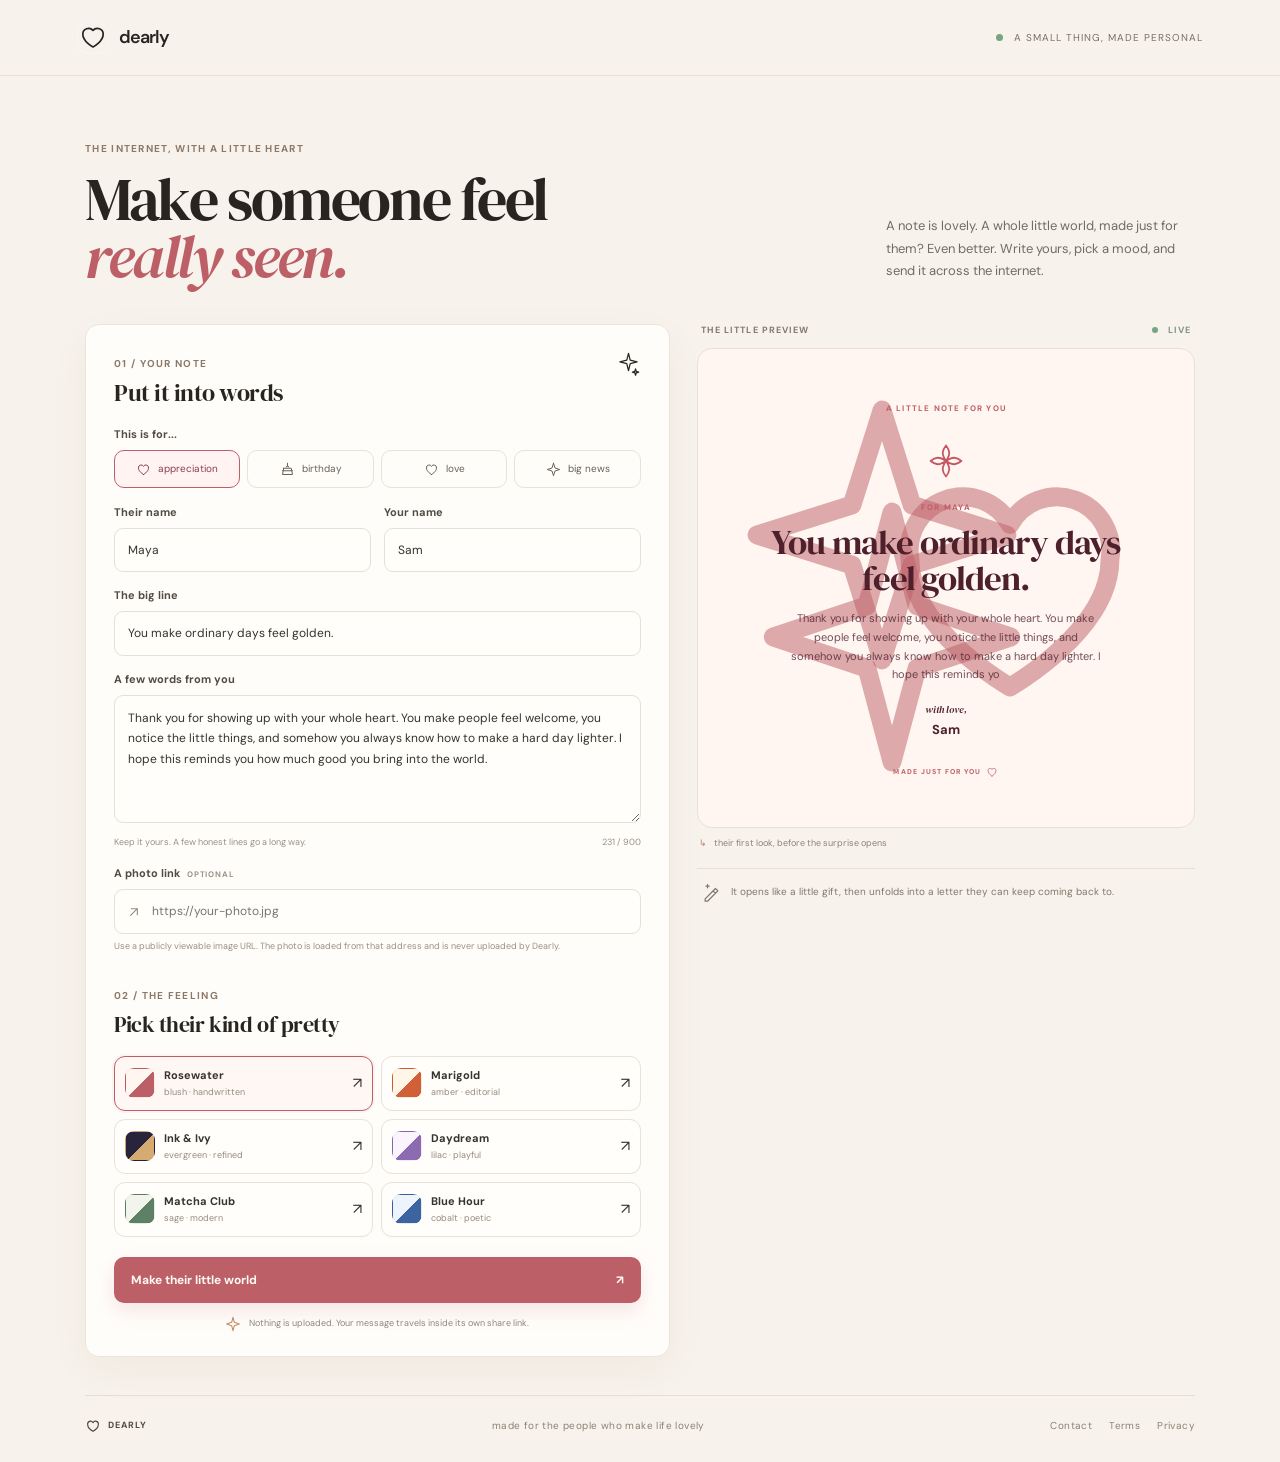
<file: index.html>
<!doctype html>
<html lang="en">
<head>
    <script async src="https://www.googletagmanager.com/gtag/js?id=G-65N9Z2HTPT"></script>
<script>
  window.dataLayer = window.dataLayer || [];
  function gtag(){dataLayer.push(arguments);}
  gtag('js', new Date());

  gtag('config', 'G-65N9Z2HTPT');
</script>
<meta charset="utf-8"><meta name="viewport" content="width=device-width, initial-scale=1">
<meta name="description" content="Make a small, personal corner of the internet for someone who matters."><meta name="theme-color" content="#f7f2eb">
<title>Dearly make it mean something</title><link rel="icon" type="image/svg+xml" href="favicon.svg"><link rel="stylesheet" href="styles.css"><link rel="stylesheet" href="v2.css">
</head>
<body class="builder-page">
<header class="topbar"><a class="brand" href="index.html" aria-label="Dearly home"><span class="brand-mark" aria-hidden="true"><svg viewBox="0 0 32 32"><path d="M16 25S5.8 19.5 5.8 12.2a5.8 5.8 0 0 1 10.2-3.8 5.8 5.8 0 0 1 10.2 3.8C26.2 19.5 16 25 16 25Z"/></svg></span><span>dearly</span></a><div class="topbar-note"><span class="live-dot"></span> a small thing, made personal</div></header>
<main class="builder-shell">
<section class="intro-row"><div><p class="eyebrow">THE INTERNET, WITH A LITTLE HEART</p><h1>Make someone feel<br><em>really seen.</em></h1></div><p class="intro-copy">A note is lovely. A whole little world, made just for them? Even better. Write yours, pick a mood, and send it across the internet.</p></section>
<div class="builder-grid">
<form class="editor-card" id="card-form"><div class="editor-heading"><div><span class="step-label">01 / YOUR NOTE</span><h2>Put it into words</h2></div><span class="icon-inline" aria-hidden="true"><svg viewBox="0 0 32 32"><path d="m16 3 2.2 8.8L27 14l-8.8 2.2L16 25l-2.2-8.8L5 14l8.8-2.2L16 3Z"/><path d="m25 23 .9 3.1L29 27l-3.1.9L25 31l-.9-3.1L21 27l3.1-.9L25 23Z"/></svg></span></div>
<label class="field-label" for="occasion">This is for...</label><div class="occasion-picker" role="group" aria-label="Choose an occasion">
<button type="button" class="occasion-option active" data-occasion="appreciation"><svg viewBox="0 0 24 24" aria-hidden="true"><path d="M12 20S4 15.5 4 9.8A4.3 4.3 0 0 1 12 7a4.3 4.3 0 0 1 8 2.8C20 15.5 12 20 12 20Z"/></svg> appreciation</button>
<button type="button" class="occasion-option" data-occasion="birthday"><svg viewBox="0 0 24 24" aria-hidden="true"><path d="M12 2v4m-8 8h16M6 10h12l2 10H4l2-10Zm6-4a2 2 0 0 0-2 2m2-2a2 2 0 0 1 2 2"/></svg> birthday</button>
<button type="button" class="occasion-option" data-occasion="love"><svg viewBox="0 0 24 24" aria-hidden="true"><path d="M12 20S4 15.5 4 9.8A4.3 4.3 0 0 1 12 7a4.3 4.3 0 0 1 8 2.8C20 15.5 12 20 12 20Z"/></svg> love</button>
<button type="button" class="occasion-option" data-occasion="congratulations"><svg viewBox="0 0 24 24" aria-hidden="true"><path d="m12 2 2.4 7.6L22 12l-7.6 2.4L12 22l-2.4-7.6L2 12l7.6-2.4L12 2Z"/></svg> big news</button></div><input type="hidden" id="occasion" value="appreciation">
<div class="field-pair"><div class="field-wrap"><label class="field-label" for="recipient">Their name</label><input id="recipient" maxlength="48" value="Maya" autocomplete="off" required></div><div class="field-wrap"><label class="field-label" for="sender">Your name</label><input id="sender" maxlength="48" value="Sam" autocomplete="off" required></div></div>
<label class="field-label" for="headline">The big line</label><input id="headline" maxlength="90" value="You make ordinary days feel golden." required>
<label class="field-label" for="message">A few words from you</label><textarea id="message" rows="5" maxlength="900" required>Thank you for showing up with your whole heart. You make people feel welcome, you notice the little things, and somehow you always know how to make a hard day lighter. I hope this reminds you how much good you bring into the world.</textarea><div class="field-foot"><span>Keep it yours. A few honest lines go a long way.</span><span id="char-count">0 / 900</span></div>
<label class="field-label" for="photo">A photo link <span class="optional">OPTIONAL</span></label><div class="input-with-icon"><svg viewBox="0 0 24 24" aria-hidden="true"><path d="M7 17 17 7M8 7h9v9"/></svg><input id="photo" type="url" placeholder="https://your-photo.jpg" autocomplete="url"></div><p class="field-hint">Use a publicly viewable image URL. The photo is loaded from that address and is never uploaded by Dearly.</p>
<div class="editor-heading theme-heading"><div><span class="step-label">02 / THE FEELING</span><h2>Pick their kind of pretty</h2></div></div><div class="theme-picker" role="group" aria-label="Choose a visual theme">
<button type="button" class="theme-option active" data-theme="rose"><span class="theme-swatch swatch-rose"></span><span><b>Rosewater</b><small>blush · handwritten</small></span><i>↗</i></button><button type="button" class="theme-option" data-theme="sunset"><span class="theme-swatch swatch-sunset"></span><span><b>Marigold</b><small>amber · editorial</small></span><i>↗</i></button><button type="button" class="theme-option" data-theme="midnight"><span class="theme-swatch swatch-midnight"></span><span><b>Ink &amp; Ivy</b><small>evergreen · refined</small></span><i>↗</i></button><button type="button" class="theme-option" data-theme="pastel"><span class="theme-swatch swatch-pastel"></span><span><b>Daydream</b><small>lilac · playful</small></span><i>↗</i></button><button type="button" class="theme-option" data-theme="matcha"><span class="theme-swatch swatch-matcha"></span><span><b>Matcha Club</b><small>sage · modern</small></span><i>↗</i></button><button type="button" class="theme-option" data-theme="blue"><span class="theme-swatch swatch-blue"></span><span><b>Blue Hour</b><small>cobalt · poetic</small></span><i>↗</i></button></div>
<button class="create-button" type="submit"><span>Make their little world</span><b aria-hidden="true">↗</b></button><p class="privacy-note"><svg viewBox="0 0 24 24" aria-hidden="true"><path d="M12 2 14 9.5 21.5 12 14 14.5 12 22l-2-7.5L2.5 12 10 9.5 12 2Z"/></svg> Nothing is uploaded. Your message travels inside its own share link.</p>
<div class="share-result" id="share-result" hidden aria-live="polite"><div class="share-result-copy"><span class="step-label">YOUR LINK IS READY</span><strong>Made with love. Sent with a link.</strong></div><div class="share-link-row"><input id="share-link" readonly aria-label="Generated share link"><button id="copy-link" type="button">Copy link</button></div><a id="open-link" class="open-link" href="view.html">Preview the whole thing ↗</a></div></form>
<aside class="preview-column"><div class="preview-topline"><span>THE LITTLE PREVIEW</span><span class="preview-live"><i></i> LIVE</span></div><div class="preview-frame" id="preview" data-theme="rose"><div class="preview-deco deco-one" aria-hidden="true"><svg viewBox="0 0 24 24"><path d="m12 2 2.4 7.6L22 12l-7.6 2.4L12 22l-2.4-7.6L2 12l7.6-2.4L12 2Z"/></svg></div><div class="preview-deco deco-two" aria-hidden="true"><svg viewBox="0 0 24 24"><path d="M12 20S4 15.5 4 9.8A4.3 4.3 0 0 1 12 7a4.3 4.3 0 0 1 8 2.8C20 15.5 12 20 12 20Z"/></svg></div><div class="preview-deco deco-three" aria-hidden="true"><svg viewBox="0 0 24 24"><path d="m12 2 2 7.5 7.5 2.5-7.5 2.5L12 22l-2-7.5L2.5 12 10 9.5 12 2Z"/></svg></div><div class="preview-content"><span class="preview-kicker" id="preview-kicker">A LITTLE NOTE FOR YOU</span><span class="preview-flower" id="preview-flower" aria-hidden="true"><svg viewBox="0 0 32 32"><path d="M16 3c3.3 4.1 4 7.2 0 13-4-5.8-3.3-8.9 0-13Zm0 26c-3.3-4.1-4-7.2 0-13 4 5.8 3.3 8.9 0 13ZM3 16c4.1-3.3 7.2-4 13 0-5.8 4-8.9 3.3-13 0Zm26 0c-4.1 3.3-7.2 4-13 0 5.8-4 8.9-3.3 13 0Z"/></svg></span><p class="preview-for">FOR <span id="preview-recipient">MAYA</span></p><h2 id="preview-headline">You make ordinary days feel golden.</h2><p class="preview-message" id="preview-message">Thank you for showing up with your whole heart. You make people feel welcome, you notice the little things, and somehow you always know how to make a hard day lighter.</p><div class="preview-signoff"><span>with love,</span><b id="preview-sender">Sam</b></div><span class="preview-stamp">MADE JUST FOR YOU <svg viewBox="0 0 24 24" aria-hidden="true"><path d="M12 20S4 15.5 4 9.8A4.3 4.3 0 0 1 12 7a4.3 4.3 0 0 1 8 2.8C20 15.5 12 20 12 20Z"/></svg></span></div><div class="preview-photo" id="preview-photo" hidden><span class="photo-skeleton" aria-hidden="true"></span><img id="preview-photo-image" alt="Your selected photo preview"></div></div><div class="preview-caption"><span aria-hidden="true">↳</span> their first look, before the surprise opens</div><div class="mini-note"><svg viewBox="0 0 24 24" aria-hidden="true"><path d="M4 20 17 7l3 3L7 23H4v-3ZM14 10l3 3M5 4h4m-2-2v4"/></svg><p>It opens like a little gift, then unfolds into a letter they can keep coming back to.</p></div></aside>
</div>
<footer class="page-footer"><a class="page-footer-brand" href="index.html"><svg viewBox="0 0 24 24" aria-hidden="true"><path d="M12 20S4 15.5 4 9.8A4.3 4.3 0 0 1 12 7a4.3 4.3 0 0 1 8 2.8C20 15.5 12 20 12 20Z"/></svg> DEARLY</a><span>made for the people who make life lovely</span><nav aria-label="Footer"><a href="mailto:inksdrop001@gmail.com">Contact</a><a href="terms.html">Terms</a><a href="privacy.html">Privacy</a></nav></footer>
</main><div class="notice-host" id="notice-host" aria-live="polite" aria-atomic="true"></div><script src="ui.js" defer></script><script src="builder.js" defer></script>
</body></html>
</file>
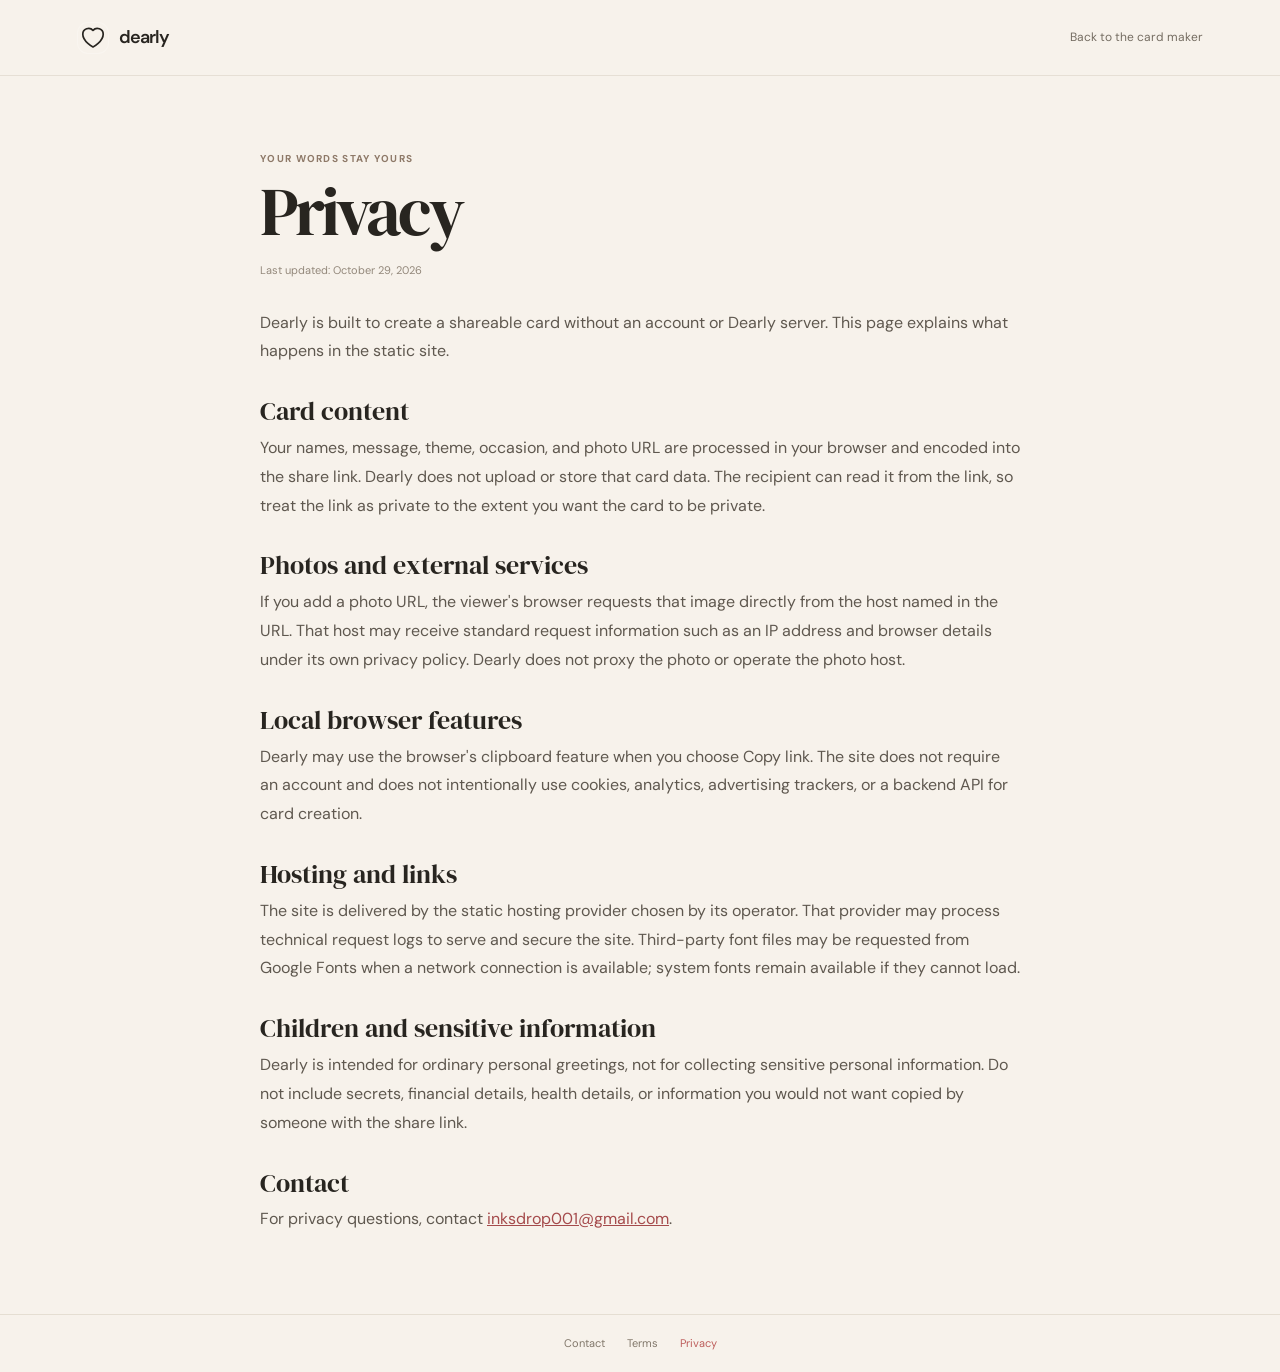
<file: privacy.html>
<!doctype html>
<html lang="en">
  <head>
    <script async src="https://www.googletagmanager.com/gtag/js?id=G-65N9Z2HTPT"></script>
<script>
  window.dataLayer = window.dataLayer || [];
  function gtag(){dataLayer.push(arguments);}
  gtag('js', new Date());

  gtag('config', 'G-65N9Z2HTPT');
</script>
    <meta charset="utf-8" />
    <meta name="viewport" content="width=device-width, initial-scale=1" />
    <meta
      name="description"
      content="Privacy information for Dearly, a static card-gifting site."
    />
    <meta name="theme-color" content="#f7f2eb" />
    <title>Privacy | Dearly</title>
    <link rel="icon" type="image/svg+xml" href="favicon.svg" />
    <link rel="stylesheet" href="styles.css" />
    <link rel="stylesheet" href="v2.css" />
    <link rel="stylesheet" href="legal.css" />
  </head>
  <body class="legal-page">
    <header class="topbar">
      <a class="brand" href="index.html"
        ><span class="brand-mark"
          ><svg viewBox="0 0 32 32">
            <path
              d="M16 25S5.8 19.5 5.8 12.2a5.8 5.8 0 0 1 10.2-3.8 5.8 5.8 0 0 1 10.2 3.8C26.2 19.5 16 25 16 25Z"
            /></svg></span
        ><span>dearly</span></a
      ><a class="back-link" href="index.html">Back to the card maker</a>
    </header>
    <main class="legal-shell">
      <p class="eyebrow">YOUR WORDS STAY YOURS</p>
      <h1>Privacy</h1>
      <p class="legal-updated">Last updated: October 29, 2026</p>
      <p>
        Dearly is built to create a shareable card without an account or Dearly
        server. This page explains what happens in the static site.
      </p>
      <h2>Card content</h2>
      <p>
        Your names, message, theme, occasion, and photo URL are processed in
        your browser and encoded into the share link. Dearly does not upload or
        store that card data. The recipient can read it from the link, so treat
        the link as private to the extent you want the card to be private.
      </p>
      <h2>Photos and external services</h2>
      <p>
        If you add a photo URL, the viewer's browser requests that image
        directly from the host named in the URL. That host may receive standard
        request information such as an IP address and browser details under its
        own privacy policy. Dearly does not proxy the photo or operate the photo
        host.
      </p>
      <h2>Local browser features</h2>
      <p>
        Dearly may use the browser's clipboard feature when you choose Copy
        link. The site does not require an account and does not intentionally
        use cookies, analytics, advertising trackers, or a backend API for card
        creation.
      </p>
      <h2>Hosting and links</h2>
      <p>
        The site is delivered by the static hosting provider chosen by its
        operator. That provider may process technical request logs to serve and
        secure the site. Third-party font files may be requested from Google
        Fonts when a network connection is available; system fonts remain
        available if they cannot load.
      </p>
      <h2>Children and sensitive information</h2>
      <p>
        Dearly is intended for ordinary personal greetings, not for collecting
        sensitive personal information. Do not include secrets, financial
        details, health details, or information you would not want copied by
        someone with the share link.
      </p>
      <h2>Contact</h2>
      <p>
        For privacy questions, contact
        <a href="mailto:inksdrop001@gmail.com">inksdrop001@gmail.com</a>.
      </p>
    </main>
    <footer class="legal-footer">
      <a href="mailto:inksdrop001@gmail.com">Contact</a
      ><a href="terms.html">Terms</a
      ><a href="privacy.html" aria-current="page">Privacy</a>
    </footer>
  </body>
</html>
</file>
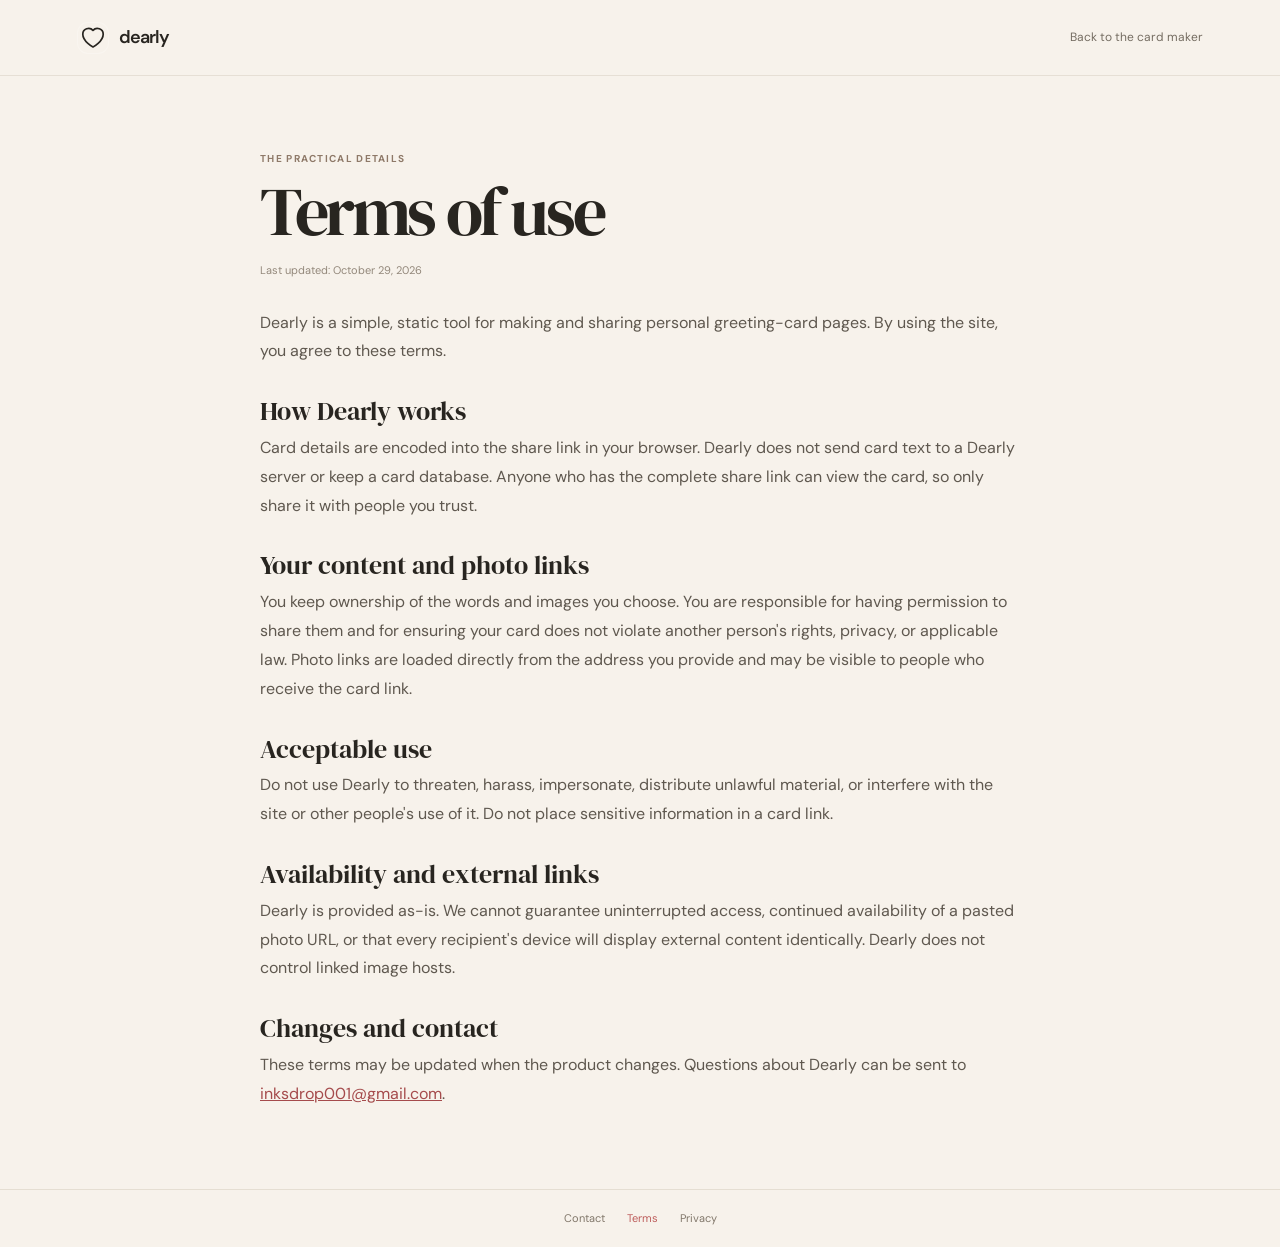
<file: terms.html>
<!doctype html>
<html lang="en">
  <head>
    <script async src="https://www.googletagmanager.com/gtag/js?id=G-65N9Z2HTPT"></script>
<script>
  window.dataLayer = window.dataLayer || [];
  function gtag(){dataLayer.push(arguments);}
  gtag('js', new Date());

  gtag('config', 'G-65N9Z2HTPT');
</script>
    <meta charset="utf-8" />
    <meta name="viewport" content="width=device-width, initial-scale=1" />
    <meta
      name="description"
      content="Terms for using Dearly, a static card-gifting site."
    />
    <meta name="theme-color" content="#f7f2eb" />
    <title>Terms | Dearly</title>
    <link rel="icon" type="image/svg+xml" href="favicon.svg" />
    <link rel="stylesheet" href="styles.css" />
    <link rel="stylesheet" href="v2.css" />
    <link rel="stylesheet" href="legal.css" />
  </head>
  <body class="legal-page">
    <header class="topbar">
      <a class="brand" href="index.html"
        ><span class="brand-mark"
          ><svg viewBox="0 0 32 32">
            <path
              d="M16 25S5.8 19.5 5.8 12.2a5.8 5.8 0 0 1 10.2-3.8 5.8 5.8 0 0 1 10.2 3.8C26.2 19.5 16 25 16 25Z"
            /></svg></span
        ><span>dearly</span></a
      ><a class="back-link" href="index.html">Back to the card maker</a>
    </header>
    <main class="legal-shell">
      <p class="eyebrow">THE PRACTICAL DETAILS</p>
      <h1>Terms of use</h1>
      <p class="legal-updated">Last updated: October 29, 2026</p>
      <p>
        Dearly is a simple, static tool for making and sharing personal
        greeting-card pages. By using the site, you agree to these terms.
      </p>
      <h2>How Dearly works</h2>
      <p>
        Card details are encoded into the share link in your browser. Dearly
        does not send card text to a Dearly server or keep a card database.
        Anyone who has the complete share link can view the card, so only share
        it with people you trust.
      </p>
      <h2>Your content and photo links</h2>
      <p>
        You keep ownership of the words and images you choose. You are
        responsible for having permission to share them and for ensuring your
        card does not violate another person's rights, privacy, or applicable
        law. Photo links are loaded directly from the address you provide and
        may be visible to people who receive the card link.
      </p>
      <h2>Acceptable use</h2>
      <p>
        Do not use Dearly to threaten, harass, impersonate, distribute unlawful
        material, or interfere with the site or other people's use of it. Do not
        place sensitive information in a card link.
      </p>
      <h2>Availability and external links</h2>
      <p>
        Dearly is provided as-is. We cannot guarantee uninterrupted access,
        continued availability of a pasted photo URL, or that every recipient's
        device will display external content identically. Dearly does not
        control linked image hosts.
      </p>
      <h2>Changes and contact</h2>
      <p>
        These terms may be updated when the product changes. Questions about
        Dearly can be sent to
        <a href="mailto:inksdrop001@gmail.com">inksdrop001@gmail.com</a>.
      </p>
    </main>
    <footer class="legal-footer">
      <a href="mailto:inksdrop001@gmail.com">Contact</a
      ><a href="terms.html" aria-current="page">Terms</a
      ><a href="privacy.html">Privacy</a>
    </footer>
  </body>
</html>
</file>
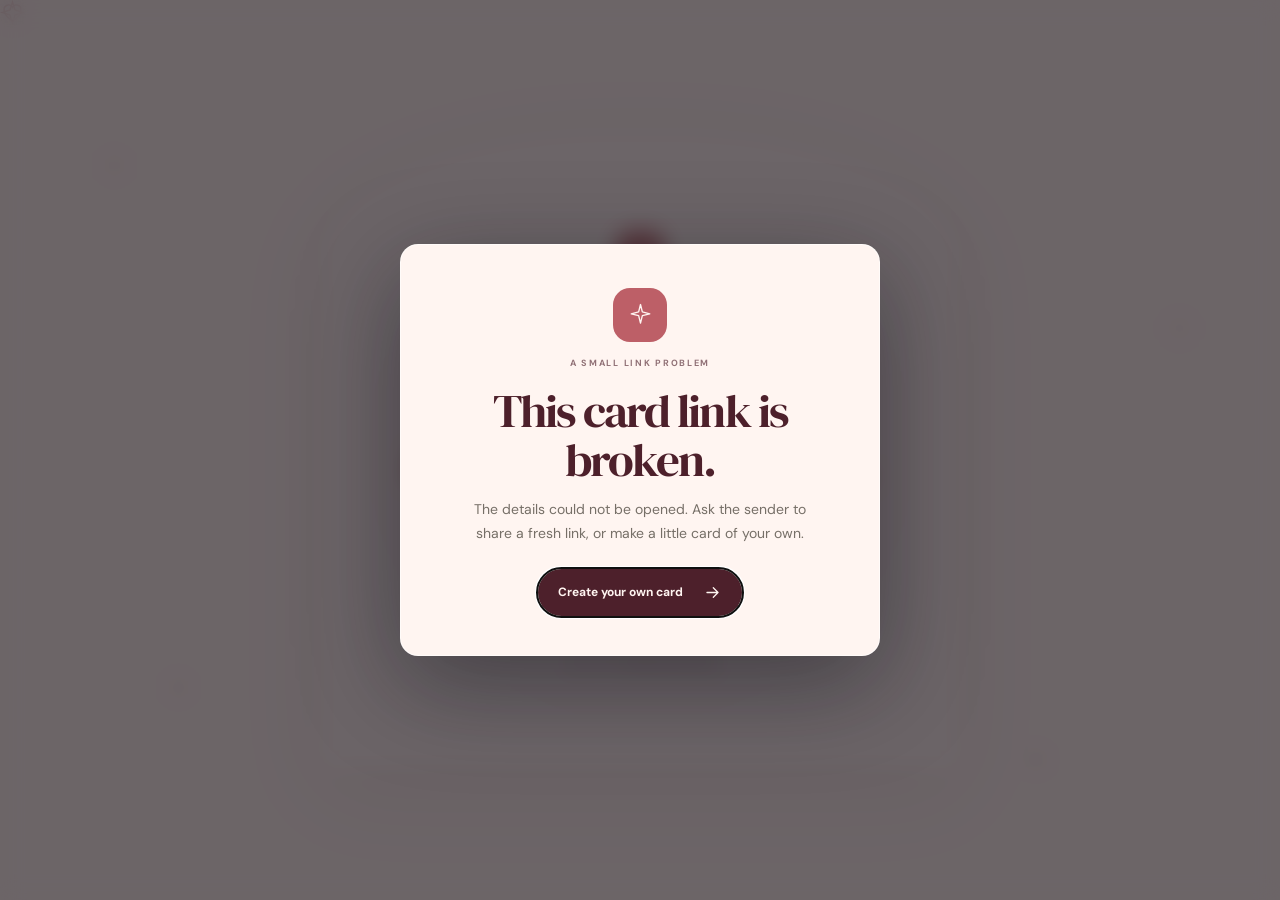
<file: view.html>
<!doctype html>
<script async src="https://www.googletagmanager.com/gtag/js?id=G-65N9Z2HTPT"></script>
<script>
  window.dataLayer = window.dataLayer || [];
  function gtag(){dataLayer.push(arguments);}
  gtag('js', new Date());

  gtag('config', 'G-65N9Z2HTPT');
</script>
<html lang="en"><head><meta charset="utf-8"><meta name="viewport" content="width=device-width, initial-scale=1"><meta name="description" content="A little world made for someone who matters. Open your personal note, made just for you."><meta name="theme-color" content="#fff5f1"><title>Dearly | a little world, just for you</title><link rel="icon" type="image/svg+xml" href="favicon.svg"><link rel="stylesheet" href="styles.css"><link rel="stylesheet" href="view.css"><link rel="stylesheet" href="v2.css"></head>
<body class="viewer-page" data-theme="rose"><div class="decode-skeleton" id="decode-skeleton" aria-label="Opening your card"><div class="decode-skeleton-card"><div class="skeleton-line short"></div><div class="skeleton-line medium"></div><div class="skeleton-line long"></div><div class="skeleton-line medium"></div><div class="skeleton-line"></div><div class="skeleton-button skeleton-line"></div></div></div><div class="float-layer" aria-hidden="true"><svg viewBox="0 0 24 24"><path d="m12 2 2.4 7.6L22 12l-7.6 2.4L12 22l-2.4-7.6L2 12l7.6-2.4L12 2Z"/></svg><svg viewBox="0 0 24 24"><path d="M12 20S4 15.5 4 9.8A4.3 4.3 0 0 1 12 7a4.3 4.3 0 0 1 8 2.8C20 15.5 12 20 12 20Z"/></svg><svg viewBox="0 0 24 24"><path d="m12 2 2 7.5 7.5 2.5-7.5 2.5L12 22l-2-7.5L2.5 12 10 9.5 12 2Z"/></svg><svg viewBox="0 0 24 24"><path d="m12 2 2.2 7.8L22 12l-7.8 2.2L12 22l-2.2-7.8L2 12l7.8-2.2L12 2Z"/></svg><svg viewBox="0 0 24 24"><path d="M12 20S4 15.5 4 9.8A4.3 4.3 0 0 1 12 7a4.3 4.3 0 0 1 8 2.8C20 15.5 12 20 12 20Z"/></svg><svg viewBox="0 0 24 24"><path d="m12 2 2.4 7.6L22 12l-7.6 2.4L12 22l-2.4-7.6L2 12l7.6-2.4L12 2Z"/></svg></div>
<main id="viewer-root"><section class="open-screen" id="open-screen"><div class="open-card"><span class="open-mark icon-inline" aria-hidden="true"><svg viewBox="0 0 32 32"><path d="m16 3 2.2 8.8L27 14l-8.8 2.2L16 25l-2.2-8.8L5 14l8.8-2.2L16 3Z"/></svg></span><p class="view-kicker" id="welcome-kicker">A LITTLE SURPRISE, MADE WITH LOVE</p><p class="open-for">FOR <span id="welcome-name">SOMEONE LOVELY</span></p><h1 id="welcome-title">A little world,<br><em>made just for you.</em></h1><p class="open-copy">Someone took a moment to make this just for you. No rush, take a breath, and open when you're ready.</p><button class="open-button" id="open-surprise">Open your surprise <svg viewBox="0 0 24 24" aria-hidden="true"><path d="M5 12h14m-6-6 6 6-6 6"/></svg></button><p class="open-signoff">a note from <b id="welcome-sender">someone who cares</b></p></div></section>
<div class="personal-site" id="personal-site" hidden><header class="view-nav"><a class="brand" href="index.html" aria-label="Dearly home"><span class="brand-mark" aria-hidden="true"><svg viewBox="0 0 32 32"><path d="M16 25S5.8 19.5 5.8 12.2a5.8 5.8 0 0 1 10.2-3.8 5.8 5.8 0 0 1 10.2 3.8C26.2 19.5 16 25 16 25Z"/></svg></span><span>dearly</span></a><span class="nav-dedication">A LITTLE WORLD, MADE JUST FOR YOU</span></header>
<section class="hero-section reveal-section" id="top"><div class="hero-orbit orbit-a"></div><div class="hero-orbit orbit-b"></div><div class="hero-copy"><p class="view-kicker" id="hero-kicker">A SMALL TRIBUTE TO SOMEONE EXTRAORDINARY</p><p class="hero-recipient">FOR <span id="hero-name">YOU</span></p><h1 id="hero-headline">You make the world a little brighter.</h1><p class="hero-desc" id="hero-desc"></p><a href="#letter" class="hero-link">A note from the heart <svg viewBox="0 0 24 24" aria-hidden="true"><path d="M12 4v16m-6-6 6 6 6-6"/></svg></a></div><div class="hero-art"><div class="art-sun"></div><div class="art-ring ring-one"></div><div class="art-ring ring-two"></div><span class="art-flower flower-one" aria-hidden="true"><svg viewBox="0 0 32 32"><path d="M16 3c3.3 4.1 4 7.2 0 13-4-5.8-3.3-8.9 0-13Zm0 26c-3.3-4.1-4-7.2 0-13 4 5.8 3.3 8.9 0 13ZM3 16c4.1-3.3 7.2-4 13 0-5.8 4-8.9 3.3-13 0Zm26 0c-4.1 3.3-7.2 4-13 0 5.8-4 8.9-3.3 13 0Z"/></svg></span><span class="art-flower flower-two" aria-hidden="true"><svg viewBox="0 0 32 32"><path d="M16 3c3.3 4.1 4 7.2 0 13-4-5.8-3.3-8.9 0-13Zm0 26c-3.3-4.1-4-7.2 0-13 4 5.8 3.3 8.9 0 13ZM3 16c4.1-3.3 7.2-4 13 0-5.8 4-8.9 3.3-13 0Zm26 0c-4.1-3.3-7.2-4-13 0 5.8 4 8.9 3.3 13 0Z"/></svg></span><span class="art-spark spark-one" aria-hidden="true"><svg viewBox="0 0 24 24"><path d="m12 2 2.4 7.6L22 12l-7.6 2.4L12 22l-2.4-7.6L2 12l7.6-2.4L12 2Z"/></svg></span><span class="art-spark spark-two" aria-hidden="true"><svg viewBox="0 0 24 24"><path d="m12 2 2.2 7.8L22 12l-7.8 2.2L12 22l-2.2-7.8L2 12l7.8-2.2L12 2Z"/></svg></span><span class="art-stamp">JUST<br>FOR YOU</span><div class="hero-photo" id="hero-photo" hidden><span class="photo-skeleton" aria-hidden="true"></span><img id="hero-photo-img" alt="A photo shared just for you"></div></div></section>
<section class="letter-section reveal-section" id="letter"><div class="section-index"><span>01</span><i></i> A FEW WORDS FROM MY HEART</div><div class="letter-layout"><div class="letter-heading"><p class="view-kicker">NO BIG SPEECH, JUST THE TRUTH</p><h2 id="letter-title">You deserve to hear this.</h2><span class="letter-heart icon-inline" aria-hidden="true"><svg viewBox="0 0 24 24"><path d="M12 20S4 15.5 4 9.8A4.3 4.3 0 0 1 12 7a4.3 4.3 0 0 1 8 2.8C20 15.5 12 20 12 20Z"/></svg></span></div><article class="letter-paper"><span class="paper-sprig icon-inline" aria-hidden="true"><svg viewBox="0 0 32 32"><path d="M16 3c3.3 4.1 4 7.2 0 13-4-5.8-3.3-8.9 0-13Zm0 26c-3.3-4.1-4-7.2 0-13 4 5.8 3.3 8.9 0 13ZM3 16c4.1-3.3 7.2-4 13 0-5.8 4-8.9 3.3-13 0Zm26 0c-4.1-3.3-7.2-4-13 0 5.8 4 8.9 3.3 13 0Z"/></svg></span><p class="letter-dear" id="letter-dear">Dear friend,</p><p class="letter-copy" id="letter-copy"></p><div class="letter-end"><span>with all my heart,</span><b id="letter-sender">Your person</b></div></article></div></section>
<section class="keepsake-section reveal-section" id="keepsake" hidden><div class="keepsake-photo"><span class="photo-skeleton" aria-hidden="true"></span><img id="keepsake-img" alt="A moment worth keeping"><span>ONE FOR THE KEEPS</span></div><div class="keepsake-copy"><p class="view-kicker">LITTLE PIECES OF OUR STORY</p><h2>Some things are too lovely to leave unsaid.</h2><p id="keepsake-note"></p><span class="keepsake-flourish icon-inline" aria-hidden="true"><svg viewBox="0 0 52 24"><path d="m12 2 2.2 7.8L22 12l-7.8 2.2L12 22l-2.2-7.8L2 12l7.8-2.2L12 2Zm28 0 2.2 7.8L50 12l-7.8 2.2L40 22l-2.2-7.8L30 12l7.8-2.2L40 2Z"/><path d="M24 12h4"/></svg></span></div></section>
<section class="final-section reveal-section" id="last-note"><div class="final-card"><span class="final-star icon-inline" aria-hidden="true"><svg viewBox="0 0 32 32"><path d="m16 3 2.2 8.8L27 14l-8.8 2.2L16 25l-2.2-8.8L5 14l8.8-2.2L16 3Z"/></svg></span><p class="view-kicker">BEFORE YOU GO...</p><h2 id="final-title">One last thing, <span>friend</span>.</h2><p id="final-copy"></p><button class="last-message-button" id="last-message-button">Open one last message <svg viewBox="0 0 24 24" aria-hidden="true"><path d="M5 12h14m-6-6 6 6-6 6"/></svg></button><p class="last-message" id="last-message" hidden></p><div class="final-signature"><span>made especially for you,</span><b id="final-sender">with love</b></div></div></section>
<footer class="view-footer"><span class="view-footer-brand"><svg viewBox="0 0 24 24" aria-hidden="true"><path d="M12 20S4 15.5 4 9.8A4.3 4.3 0 0 1 12 7a4.3 4.3 0 0 1 8 2.8C20 15.5 12 20 12 20Z"/></svg> DEARLY, MADE WITH LOVE</span><a href="index.html">Create one for someone you love <span aria-hidden="true">↗</span></a><nav aria-label="Footer"><a href="mailto:inksdrop001@gmail.com">Contact</a><a href="terms.html">Terms</a><a href="privacy.html">Privacy</a></nav></footer></div></main>
<div class="modal-backdrop" id="broken-modal" hidden role="presentation"><section class="notice-modal" role="alertdialog" aria-modal="true" aria-labelledby="broken-title" aria-describedby="broken-copy"><span class="modal-mark icon-inline" aria-hidden="true"><svg viewBox="0 0 32 32"><path d="m16 3 2.2 8.8L27 14l-8.8 2.2L16 25l-2.2-8.8L5 14l8.8-2.2L16 3Z"/></svg></span><p class="view-kicker">A SMALL LINK PROBLEM</p><h1 id="broken-title">This card link is broken.</h1><p id="broken-copy">The details could not be opened. Ask the sender to share a fresh link, or make a little card of your own.</p><a class="open-button" href="index.html">Create your own card <svg viewBox="0 0 24 24" aria-hidden="true"><path d="M5 12h14m-6-6 6 6-6 6"/></svg></a></section></div><div class="notice-host" id="notice-host" aria-live="polite" aria-atomic="true"></div><script src="ui.js" defer></script><script src="viewer.js" defer></script></body></html>
</file>
<file: styles.css>
@import url('https://fonts.googleapis.com/css2?family=DM+Sans:wght@400;500;600;700&family=DM+Serif+Display&family=Fraunces:opsz,wght@9..144,500;9..144,600&family=Manrope:wght@400;500;600;700&family=Playfair+Display:wght@500;600;700&family=Space+Grotesk:wght@400;500;600;700&display=swap');
:root{--ink:#282520;--muted:#827b70;--paper:#f7f4ee;--line:#e5e0d6;--accent:#bd5f67;--serif:'DM Serif Display',Georgia,serif;--sans:'DM Sans',Arial,sans-serif;--rose-ink:#4d202b;--rose-bg:#fff5f1;--rose-accent:#bd5f67;--rose-deep:#8d3548;--sun-ink:#4e291a;--sun-bg:#fff6e8;--sun-accent:#d26037;--sun-deep:#954629;--night-ink:#f7efe1;--night-bg:#27243b;--night-accent:#d6ab71;--night-deep:#a986cf;--pastel-ink:#42334c;--pastel-bg:#faf4ff;--pastel-accent:#8c6bb0;--pastel-deep:#578c86;--matcha-ink:#263b32;--matcha-bg:#f1f5eb;--matcha-accent:#5e8064;--matcha-deep:#b28a51;--blue-ink:#192d50;--blue-bg:#eef4fb;--blue-accent:#3c64a0;--blue-deep:#b96a6d}
*{box-sizing:border-box}html{scroll-behavior:smooth}body{margin:0;background:var(--paper);color:var(--ink);font:15px/1.55 var(--sans)}button,input,textarea{font:inherit}button{cursor:pointer}a{color:inherit}.brand{display:flex;align-items:center;gap:10px;text-decoration:none;color:var(--ink);font-weight:600;letter-spacing:-.04em;font-size:18px}.brand img{display:block;flex:none}.topbar{height:76px;border-bottom:1px solid var(--line);padding:0 clamp(22px,6vw,96px);display:flex;align-items:center;justify-content:space-between}.topbar-note{font-size:10px;color:#777066;letter-spacing:.1em;text-transform:uppercase}.live-dot,.preview-live i{width:7px;height:7px;display:inline-block;border-radius:50%;background:#77a582;margin-right:7px}.builder-shell{width:min(1110px,calc(100% - 44px));margin:auto}.intro-row{display:flex;align-items:end;justify-content:space-between;padding:48px 0 37px;gap:36px}.eyebrow,.step-label{font-size:10px;letter-spacing:.13em;color:#8e7968;font-weight:700}.intro-row h1{font:clamp(39px,5vw,60px)/.98 var(--serif);letter-spacing:-.04em;margin:13px 0 0}.intro-row h1 em{color:#bd5f67;font-weight:400}.intro-copy{max-width:305px;color:#716c64;font-size:13px;margin:0 4px 4px 0}.builder-grid{display:grid;grid-template-columns:minmax(0,1.08fr) minmax(320px,.92fr);gap:27px;align-items:start}.editor-card{background:#fffdfa;border:1px solid #ebe6dc;border-radius:18px;padding:26px 28px 24px;box-shadow:0 12px 40px #42332108}.editor-heading{display:flex;justify-content:space-between;align-items:start;margin-bottom:22px}.editor-heading h2{font:24px/1.12 var(--serif);letter-spacing:-.02em;margin:6px 0 0}.icon-badge{color:#bd896a;width:31px}.icon-badge svg,.occasion-option svg,.arrow,.input-with-icon svg,.create-button svg,.privacy-note svg,.preview-deco svg,.preview-flower svg,.preview-stamp svg,.mini-note-icon svg{width:22px;height:22px;fill:none;stroke:currentColor;stroke-width:1.6;stroke-linecap:round;stroke-linejoin:round}.field-label{display:block;font-size:11px;font-weight:700;color:#514b43;margin:16px 0 7px}.occasion-picker{display:grid;grid-template-columns:repeat(4,1fr);gap:7px}.occasion-option{border:1px solid #e8e2d8;background:#fffdfa;border-radius:10px;padding:10px 5px;display:flex;gap:7px;align-items:center;justify-content:center;color:#686157;font-size:10px;transition:.2s}.occasion-option svg{width:15px;height:15px}.occasion-option.active,.occasion-option:hover{border-color:#bd5f67;background:#fff4f1;color:#8e3e4c}.field-pair{display:grid;grid-template-columns:1fr 1fr;gap:13px}.field-wrap .field-label{margin-top:16px}input,textarea{width:100%;border:1px solid #e6e0d7;background:#fffefa;border-radius:9px;padding:12px 13px;color:#37332e;outline:none;transition:border .2s,box-shadow .2s;font-size:12px}input:focus,textarea:focus{border-color:#bd7a77;box-shadow:0 0 0 3px #bd5f6716}textarea{resize:vertical;min-height:125px;line-height:1.7}.field-foot{display:flex;justify-content:space-between;gap:10px;color:#989084;font-size:9px;margin-top:6px}.optional{font-size:8px;color:#9c9184;letter-spacing:.1em;margin-left:4px}.input-with-icon{position:relative}.input-with-icon svg{position:absolute;left:12px;top:11px;width:17px;height:17px;color:#91887c}.input-with-icon input{padding-left:37px}.field-hint{font-size:9px;color:#999084;margin:6px 0 0}.theme-heading{margin:29px 0 13px}.theme-heading h2{font-size:22px}.theme-picker{display:grid;grid-template-columns:1fr 1fr;gap:8px}.theme-option{display:flex;align-items:center;gap:9px;text-align:left;padding:10px;border:1px solid #e8e2d8;border-radius:11px;background:#fffefa;color:#37332e;transition:transform .2s,border .2s,background .2s}.theme-option:hover{transform:translateY(-1px)}.theme-option.active{border-color:#bd5f67;background:#fff7f3;box-shadow:0 0 0 2px #bd5f6710}.theme-option span:nth-child(2){display:grid;gap:2px;flex:1}.theme-option b{font-size:11px;font-weight:700}.theme-option small{font-size:9px;color:#958b7e}.theme-swatch{width:30px;height:30px;border-radius:9px;flex:none;border:1px solid #0000000b}.swatch-rose{background:linear-gradient(135deg,#fff5f1 0 52%,#bd5f67 52%)}.swatch-sunset{background:linear-gradient(135deg,#fff6e8 0 52%,#d26037 52%)}.swatch-midnight{background:linear-gradient(135deg,#27243b 0 52%,#d6ab71 52%)}.swatch-pastel{background:linear-gradient(135deg,#faf4ff 0 52%,#8c6bb0 52%)}.swatch-matcha{background:linear-gradient(135deg,#f1f5eb 0 52%,#5e8064 52%)}.swatch-blue{background:linear-gradient(135deg,#eef4fb 0 52%,#3c64a0 52%)}.theme-option .arrow{width:15px;height:15px;color:#9b9187}.create-button,.modal-primary{border:0;background:#bd5f67;color:#fffaf2;border-radius:10px;padding:14px 17px;text-decoration:none;display:flex;align-items:center;justify-content:space-between;gap:12px;font-size:12px;font-weight:700;box-shadow:0 8px 20px #bd5f6725;transition:transform .2s,box-shadow .2s}.create-button{width:100%;margin-top:20px}.create-button:hover,.modal-primary:hover{transform:translateY(-2px);box-shadow:0 11px 25px #bd5f6735}.create-button svg{width:19px;height:19px}.privacy-note{display:flex;align-items:center;justify-content:center;gap:7px;color:#8e867a;font-size:9px;margin:13px 0 0}.privacy-note svg{width:15px;height:15px;color:#bf8a67}.share-result{background:#f6f1e9;border:1px solid #e9e1d6;border-radius:12px;padding:15px;margin-top:18px;animation:rise .3s ease both}.share-result[hidden]{display:none}.share-result-copy{display:grid;gap:3px}.share-result-copy strong{font:17px var(--serif)}.share-link-row{display:flex;gap:7px;margin-top:11px}.share-link-row input{font-size:10px;min-width:0}.share-link-row button{border:0;border-radius:8px;padding:0 14px;background:#282520;color:#fff;font-size:10px;font-weight:700;white-space:nowrap}.open-link{display:inline-block;margin-top:9px;font-size:10px;font-weight:700;color:#9c4854}.preview-column{position:sticky;top:20px}.preview-topline{display:flex;justify-content:space-between;align-items:center;font-size:9px;letter-spacing:.12em;font-weight:700;color:#81786d;margin:0 4px 10px}.preview-live{color:#83937f}.preview-live i{width:6px;height:6px}.preview-frame{--p-bg:#fff5f1;--p-ink:#4d202b;--p-accent:#bd5f67;min-height:480px;border:1px solid #eadfd8;border-radius:15px;background:var(--p-bg);color:var(--p-ink);position:relative;overflow:hidden;padding:36px 34px;display:grid;place-items:center;transition:background .4s,color .4s}.preview-frame[data-theme="sunset"]{--p-bg:#fff6e8;--p-ink:#4e291a;--p-accent:#d26037}.preview-frame[data-theme="midnight"]{--p-bg:#27243b;--p-ink:#f7efe1;--p-accent:#d6ab71}.preview-frame[data-theme="pastel"]{--p-bg:#faf4ff;--p-ink:#42334c;--p-accent:#8c6bb0}.preview-frame[data-theme="matcha"]{--p-bg:#f1f5eb;--p-ink:#263b32;--p-accent:#5e8064}.preview-frame[data-theme="blue"]{--p-bg:#eef4fb;--p-ink:#192d50;--p-accent:#3c64a0}.preview-content{z-index:1;text-align:center;max-width:360px}.preview-kicker,.preview-for,.preview-stamp{font-size:8px;letter-spacing:.15em;font-weight:700}.preview-kicker{color:var(--p-accent)}.preview-flower{display:block;width:45px;height:45px;margin:20px auto 18px;color:var(--p-accent)}.preview-flower svg{width:100%;height:100%;fill:none;stroke:currentColor;stroke-width:1.2;stroke-linejoin:round}.preview-for{font-size:8px;color:var(--p-accent)}.preview-content h2{font:35px/1.04 var(--serif);letter-spacing:-.03em;margin:10px 0 13px}.preview-message{font-size:11px;line-height:1.7;max-width:315px;margin:0 auto;color:color-mix(in srgb,var(--p-ink) 78%,transparent)}.preview-signoff{display:grid;gap:2px;margin:18px 0;font-size:10px}.preview-signoff span{font-family:var(--serif);font-style:italic}.preview-signoff b{font-size:13px}.preview-stamp{display:inline-flex;align-items:center;gap:5px;color:var(--p-accent);font-size:7px}.preview-stamp svg{width:12px;height:12px;stroke:currentColor;fill:none;stroke-width:1.5}.preview-deco{position:absolute;color:var(--p-accent);opacity:.5}.preview-deco svg{width:26px;height:26px}.deco-one{top:36px;left:34px}.deco-two{right:34px;top:88px}.deco-three{bottom:40px;left:44px}.preview-photo{position:absolute;bottom:0;left:0;width:100%;height:105px;overflow:hidden}.preview-photo[hidden]{display:none}.preview-photo img{width:100%;height:100%;object-fit:cover;opacity:0;transition:opacity .4s}.preview-photo.image-loaded img{opacity:1}.photo-skeleton{position:absolute;inset:0;background:linear-gradient(100deg,#d9cfc455 20%,#fff8 38%,#d9cfc455 58%);background-size:200% 100%;animation:shimmer 1.3s linear infinite}.preview-photo.image-loaded .photo-skeleton{display:none}.preview-caption{font-size:9px;color:#8c8377;margin:9px 2px 17px}.preview-caption span{color:#bb806b;margin-right:5px}.mini-note{display:flex;gap:10px;align-items:center;border-top:1px solid #e5dfd5;padding:14px 5px 0;color:#81786d}.mini-note p{margin:0;font-size:10px;line-height:1.6}.mini-note-icon{color:#bd7b70}.mini-note-icon svg{width:20px;height:20px}.page-footer{border-top:1px solid var(--line);margin-top:47px;padding:19px 0 24px;display:flex;align-items:center;justify-content:space-between;gap:16px;color:#8e867b;font-size:10px}.page-footer-brand{display:flex;align-items:center;gap:7px;text-decoration:none;color:#51483e;font-size:9px;font-weight:700;letter-spacing:.1em}.page-footer-brand img{width:22px;height:22px}.page-footer nav,.view-footer nav{display:flex;gap:16px}.page-footer nav a,.view-footer nav a{color:inherit;text-decoration:none}.page-footer nav a:hover,.view-footer nav a:hover{text-decoration:underline;color:var(--accent)}.toast-region{position:fixed;z-index:50;right:20px;bottom:20px;display:grid;gap:9px}.toast{display:flex;align-items:center;gap:10px;background:#282520;color:white;padding:12px 16px;border-radius:12px;box-shadow:0 15px 45px #1e17152e;opacity:0;transform:translateY(12px) scale(.97);transition:.24s;font-size:12px;max-width:min(380px,calc(100vw - 40px))}.toast.is-visible{opacity:1;transform:none}.toast svg{width:18px;height:18px;flex:none;fill:none;stroke:#a8d3ad;stroke-width:2;stroke-linecap:round;stroke-linejoin:round}.toast-error svg{stroke:#f0aaa7}.modal-backdrop{position:fixed;inset:0;z-index:60;background:#1815127a;backdrop-filter:blur(7px);display:grid;place-items:center;padding:18px;animation:fade .22s ease}.modal-backdrop[hidden]{display:none}.app-modal{width:min(450px,100%);background:#fffdf8;border:1px solid #f3e9df;border-radius:20px;padding:32px;box-shadow:0 25px 90px #17120f45;animation:rise .28s cubic-bezier(.2,.8,.2,1) both}.modal-icon{display:grid;place-items:center;width:43px;height:43px;background:#fae8e3;color:#b85860;border-radius:14px}.modal-icon svg{width:22px;height:22px;fill:none;stroke:currentColor;stroke-width:1.7;stroke-linecap:round;stroke-linejoin:round}.app-modal h2{font:30px/1.08 var(--serif);margin:17px 0 9px}.app-modal p{font-size:12px;color:#766f65;line-height:1.75;margin:0 0 18px}.modal-actions{display:flex;gap:9px;align-items:center}.modal-primary{justify-content:center;flex:1;padding:13px}.modal-secondary{border:1px solid #e3dbd0;color:#665f56;background:white;border-radius:9px;padding:12px 16px;font-size:11px}.modal-secondary:hover{background:#f7f2eb}@keyframes rise{from{opacity:0;transform:translateY(12px)}to{opacity:1;transform:none}}@keyframes fade{from{opacity:0}to{opacity:1}}@keyframes shimmer{to{background-position:-200% 0}}@media(max-width:820px){.intro-row{align-items:start;flex-direction:column;gap:15px;padding-top:38px}.intro-copy{max-width:500px}.builder-grid{grid-template-columns:1fr}.preview-column{position:static;grid-row:1}.preview-frame{min-height:405px}.editor-card{grid-row:2}.builder-grid{gap:19px}.preview-column .mini-note{display:none}.page-footer{margin-top:30px}}@media(max-width:520px){.topbar{height:64px;padding:0 18px}.topbar-note{font-size:8px}.builder-shell{width:calc(100% - 30px)}.intro-row{padding:32px 0 24px}.intro-row h1{font-size:43px}.intro-copy{font-size:12px}.preview-frame{min-height:386px;padding:27px 20px}.preview-content h2{font-size:31px}.preview-message{font-size:12px}.editor-card{padding:21px 17px}.occasion-picker{grid-template-columns:1fr 1fr}.occasion-option{padding:10px 5px}.field-pair{gap:9px}.theme-picker{gap:7px}.theme-option{padding:9px 7px;gap:7px}.theme-swatch{width:26px;height:26px}.theme-option b{font-size:10px}.theme-option small{font-size:8px}.page-footer{gap:10px;flex-wrap:wrap;font-size:8px}.page-footer span:nth-child(2){order:3;width:100%}.page-footer nav{gap:12px;margin-left:auto}}
@media(prefers-reduced-motion:reduce){*,*:before,*:after{scroll-behavior:auto!important;animation-duration:.01ms!important;animation-iteration-count:1!important;transition-duration:.01ms!important}}
</file>
<file: v2.css>
:root{--serif:'DM Serif Display',Georgia,serif;--sans:'DM Sans',Arial,sans-serif;--ink:#282520;--paper:#f7f2eb;--line:#e5ded2;--muted:#82796d;--accent:#bd5d5b}
body{background:var(--paper);color:var(--ink)}.brand-mark{border-radius:11px;box-shadow:inset 0 0 0 1px #ffffff38}.brand-mark svg{fill:none;stroke:currentColor;stroke-width:1.7;stroke-linecap:round;stroke-linejoin:round}.brand-mark{width:32px;height:32px}.brand{letter-spacing:-.055em}.topbar{border-color:#e6dfd5}.intro-row{padding-top:55px}.intro-row h1{line-height:.98}.intro-copy{line-height:1.75}.editor-card{border-radius:14px;box-shadow:0 14px 44px #4b35200b}.editor-heading{margin-bottom:19px}.field-label{margin:15px 0 7px}.occasion-option svg,.input-with-icon svg,.privacy-note svg,.mini-note svg,.page-footer-brand svg,.view-footer svg,.open-button svg,.hero-link svg,.last-message-button svg,.icon-inline svg{width:19px;height:19px;fill:none;stroke:currentColor;stroke-width:1.6;stroke-linecap:round;stroke-linejoin:round}.occasion-option{display:flex;align-items:center;justify-content:center;gap:7px}.occasion-option svg{width:15px;height:15px}.icon-inline{display:inline-grid;place-items:center}.icon-inline svg{width:25px;height:25px}.privacy-note{display:flex;align-items:center;gap:8px}.privacy-note svg{color:#c38a64;flex:none;width:16px;height:16px}.input-with-icon svg{position:absolute;left:12px;top:50%;transform:translateY(-50%);width:16px;height:16px;z-index:1;color:#978a7c}.preview-deco svg,.preview-flower svg,.art-flower svg,.art-spark svg{display:block;width:100%;height:100%;fill:none;stroke:currentColor;stroke-width:1.5;stroke-linecap:round;stroke-linejoin:round}.preview-deco{display:grid;place-items:center}.preview-flower{display:grid;place-items:center}.preview-flower svg{width:38px;height:38px;color:var(--v-accent,#c55763)}.page-footer{border-top:1px solid var(--line);display:flex;align-items:center;justify-content:space-between;gap:14px;padding:22px 0 28px;margin-top:38px;color:#8b8276;font-size:10px;letter-spacing:.04em}.page-footer-brand{display:flex;align-items:center;gap:7px;text-decoration:none;color:#51483e;font-weight:700}.page-footer-brand svg,.view-footer-brand svg{width:16px;height:16px;fill:none;stroke:currentColor;stroke-width:1.7;stroke-linecap:round;stroke-linejoin:round}.page-footer nav,.view-footer nav{display:flex;gap:17px}.page-footer nav a,.view-footer nav a{color:inherit;text-decoration:none}.page-footer a:hover,.view-footer a:hover{color:var(--accent)}.notice-host{position:fixed;z-index:100;right:20px;bottom:20px;display:grid;gap:9px;max-width:min(390px,calc(100vw - 32px));pointer-events:none}.toast{display:flex;align-items:center;gap:11px;padding:14px 17px;border:1px solid #e8ded2;border-radius:12px;background:#fffdf8f2;box-shadow:0 14px 50px #3928151c;color:#403a33;font-size:13px;backdrop-filter:blur(16px);opacity:0;transform:translateY(13px) scale(.98);transition:opacity .25s ease,transform .3s cubic-bezier(.2,.8,.2,1)}.toast.is-visible{opacity:1;transform:translateY(0) scale(1)}.toast svg{width:19px;height:19px;flex:none;fill:none;stroke:#587b60;stroke-width:1.8;stroke-linecap:round;stroke-linejoin:round}.toast-error svg{stroke:#b34c47}.modal-backdrop{position:fixed;z-index:90;inset:0;display:grid;place-items:center;padding:20px;background:#211b20a8;backdrop-filter:blur(11px);opacity:1;transition:opacity .25s ease}.modal-backdrop[hidden]{display:none}.notice-modal{width:min(480px,100%);padding:43px 37px 39px;border:1px solid #ffffff9c;border-radius:18px;background:var(--v-bg,#fffaf5);color:var(--v-ink,#3c302f);text-align:center;box-shadow:0 28px 100px #110e1670;animation:modal-in .38s cubic-bezier(.2,.8,.2,1) both}.notice-modal h1{font:clamp(34px,7vw,47px)/1.03 var(--serif);letter-spacing:-.04em;margin:10px 0 14px}.notice-modal>p:not(.view-kicker){max-width:350px;margin:0 auto 23px;color:#766f67;font-size:14px;line-height:1.7}.modal-mark{width:54px;height:54px;border-radius:17px;background:var(--v-accent,#c55763);color:var(--v-bg,#fffaf5);margin-bottom:15px}.modal-mark svg{width:27px;height:27px}.photo-skeleton{position:absolute;inset:0;z-index:1;background:linear-gradient(100deg,#e5d5c8 25%,#f5ece2 40%,#e5d5c8 60%);background-size:220% 100%;animation:shimmer 1.3s linear infinite}.hero-photo,.keepsake-photo,.preview-photo{position:relative;overflow:hidden}.hero-photo img,.keepsake-photo img,.preview-photo img{opacity:0;transition:opacity .45s ease}.hero-photo img.loaded,.keepsake-photo img.loaded,.preview-photo img.loaded{opacity:1}.hero-photo img.loaded~.photo-skeleton,.keepsake-photo img.loaded~.photo-skeleton,.preview-photo img.loaded~.photo-skeleton{opacity:0;transition:opacity .3s ease}.photo-failed .photo-skeleton{display:none}.decode-skeleton{position:fixed;z-index:80;inset:0;background:var(--v-bg,#fff5f1);display:grid;place-items:center;padding:24px;transition:opacity .25s ease}.decode-skeleton[hidden]{display:none}.decode-skeleton-card{width:min(540px,100%);padding:55px 32px;background:#ffffff9c;border:1px solid #fff;border-radius:20px;text-align:center}.skeleton-line{height:12px;border-radius:9px;margin:15px auto;background:linear-gradient(100deg,#e7d9d0 25%,#f7eeea 40%,#e7d9d0 60%);background-size:220% 100%;animation:shimmer 1.3s linear infinite}.skeleton-line.short{width:38%}.skeleton-line.medium{width:65%}.skeleton-line.long{height:31px;width:81%;margin:25px auto}.skeleton-button{width:170px;height:46px;border-radius:25px;margin:25px auto 0}.decode-ready .decode-skeleton{opacity:0;pointer-events:none}.decode-ready .decode-skeleton[hidden]{display:none}
@keyframes shimmer{to{background-position-x:-220%}}@keyframes modal-in{from{opacity:0;transform:translateY(14px) scale(.98)}to{opacity:1;transform:translateY(0) scale(1)}}
@media(max-width:520px){.page-footer{margin-top:30px;gap:11px}.page-footer nav{width:100%;justify-content:center;border-top:1px solid var(--line);padding-top:12px}.notice-host{right:12px;bottom:12px}.notice-modal{padding:37px 23px 30px}}
@media(prefers-reduced-motion:reduce){*,*:before,*:after{animation-duration:.01ms!important;animation-iteration-count:1!important;transition-duration:.01ms!important;scroll-behavior:auto!important}}
</file>
<file: legal.css>
.legal-page{min-height:100vh;display:flex;flex-direction:column}.back-link{font-size:12px;color:#756d62;text-decoration:none}.back-link:hover{color:#bd5d5b}.legal-shell{width:min(760px,calc(100% - 40px));margin:65px auto 80px;flex:1}.legal-shell h1{font:clamp(46px,7vw,68px)/1 var(--serif);letter-spacing:-.05em;margin:11px 0}.legal-updated{font-size:11px;color:#93887b;margin:16px 0 30px}.legal-shell>p:not(.eyebrow,.legal-updated){font:16px/1.8 var(--sans);color:#5f584f}.legal-shell h2{font:26px/1.15 var(--serif);margin:31px 0 7px}.legal-shell h2+p{margin:0;color:#70685e;line-height:1.8}.legal-shell a{color:#a54b4c}.legal-footer{display:flex;gap:22px;justify-content:center;padding:20px;border-top:1px solid #e5ded2;color:#81776a;font-size:11px}.legal-footer a{color:inherit;text-decoration:none}.legal-footer a:hover{color:#bd5d5b}.legal-footer [aria-current=page]{color:#bd5d5b}@media(max-width:520px){.legal-shell{margin:43px auto 55px}.legal-shell h2{font-size:23px}}
</file>
<file: view.css>
.viewer-page{--v-bg:var(--rose-bg);--v-ink:var(--rose-ink);--v-accent:var(--rose-accent);--v-deep:var(--rose-deep);--v-font:var(--serif);--v-body:var(--sans);background:var(--v-bg);color:var(--v-ink);transition:background .4s,color .4s;min-height:100vh}.viewer-page[data-theme="sunset"]{--v-bg:var(--sun-bg);--v-ink:var(--sun-ink);--v-accent:var(--sun-accent);--v-deep:var(--sun-deep);--v-font:'Fraunces',Georgia,serif;--v-body:'Manrope',Arial,sans-serif}.viewer-page[data-theme="midnight"]{--v-bg:var(--night-bg);--v-ink:var(--night-ink);--v-accent:var(--night-accent);--v-deep:var(--night-deep);--v-font:'Playfair Display',Georgia,serif;--v-body:'Space Grotesk',Arial,sans-serif}.viewer-page[data-theme="pastel"]{--v-bg:var(--pastel-bg);--v-ink:var(--pastel-ink);--v-accent:var(--pastel-accent);--v-deep:var(--pastel-deep);--v-font:'DM Serif Display',Georgia,serif;--v-body:'DM Sans',Arial,sans-serif}.viewer-page[data-theme="matcha"]{--v-bg:var(--matcha-bg);--v-ink:var(--matcha-ink);--v-accent:var(--matcha-accent);--v-deep:var(--matcha-deep);--v-font:'Space Grotesk',Arial,sans-serif;--v-body:'Manrope',Arial,sans-serif}.viewer-page[data-theme="blue"]{--v-bg:var(--blue-bg);--v-ink:var(--blue-ink);--v-accent:var(--blue-accent);--v-deep:var(--blue-deep);--v-font:'Fraunces',Georgia,serif;--v-body:'DM Sans',Arial,sans-serif}.viewer-page{font-family:var(--v-body)}.viewer-page a{color:inherit}.float-layer{position:fixed;inset:0;pointer-events:none;z-index:0;overflow:hidden;color:var(--v-accent);opacity:.24}.float-layer span{position:absolute;animation:floaty 13s ease-in-out infinite;font-size:22px}.float-layer span:nth-child(1){left:8%;top:17%}.float-layer span:nth-child(2){left:91%;top:35%;font-size:28px;animation-delay:-2s}.float-layer span:nth-child(3){left:13%;top:75%;animation-delay:-7s}.float-layer span:nth-child(4){left:80%;top:83%;animation-delay:-4s}.float-layer span:nth-child(5){left:55%;top:8%;font-size:15px;animation-delay:-9s}.float-layer span:nth-child(6){left:72%;top:60%;animation-delay:-5s}@keyframes floaty{0%,100%{transform:translateY(0) rotate(0)}50%{transform:translateY(-19px) rotate(14deg)}}.open-screen{min-height:100svh;display:grid;place-items:center;padding:30px 18px;position:relative;z-index:1}.open-card{width:min(640px,100%);min-height:640px;border:1px solid color-mix(in srgb,var(--v-accent) 22%,transparent);background:color-mix(in srgb,var(--v-bg) 88%,white);border-radius:46% 46% 15px 15px / 20% 20% 15px 15px;display:flex;flex-direction:column;align-items:center;justify-content:center;text-align:center;padding:64px 42px;position:relative;box-shadow:0 22px 90px #38261712}.open-card:before,.open-card:after{content:'';position:absolute;border:1px solid color-mix(in srgb,var(--v-accent) 20%,transparent);border-radius:50%;width:80%;height:80%;top:10%;left:10%;pointer-events:none}.open-card:after{width:88%;height:88%;top:6%;left:6%;border-style:dashed;opacity:.45}.open-mark{width:49px;height:49px;display:grid;place-items:center;background:var(--v-accent);color:var(--v-bg);border-radius:17px;font-size:29px;margin-bottom:22px;position:relative;z-index:1}.view-kicker{font-size:9px;font-weight:700;letter-spacing:.19em;opacity:.62;margin:0 0 16px}.open-for,.hero-recipient{font-size:10px;letter-spacing:.18em;font-weight:700;opacity:.59;margin:0 0 15px}.open-card h1{font:clamp(40px,7vw,66px)/.98 var(--v-font);letter-spacing:-.045em;margin:0;position:relative;z-index:1}.open-card h1 em{font-weight:400;color:var(--v-accent)}.open-copy{max-width:355px;font-size:13px;line-height:1.8;opacity:.72;margin:20px auto 24px;position:relative;z-index:1}.open-button,.last-message-button{border:0;background:var(--v-ink);color:var(--v-bg)!important;border-radius:99px;padding:14px 20px;font-size:12px;font-weight:700;display:inline-flex;gap:20px;align-items:center;text-decoration:none;transition:transform .2s,opacity .2s;position:relative;z-index:2}.open-button:hover,.last-message-button:hover{transform:translateY(-2px);opacity:.87}.open-button span{font-size:17px}.open-signoff{font-size:10px;opacity:.62;margin:24px 0 0;position:relative;z-index:1}.open-signoff b{color:var(--v-ink)}.personal-site{position:relative;z-index:1;animation:page-in .7s ease both}@keyframes page-in{from{opacity:0;transform:translateY(15px)}to{opacity:1;transform:translateY(0)}}.view-nav{height:74px;max-width:1150px;margin:auto;padding:0 28px;display:flex;align-items:center;justify-content:space-between;border-bottom:1px solid color-mix(in srgb,var(--v-ink) 13%,transparent)}.view-nav .brand{color:var(--v-ink);font-family:var(--sans)}.view-nav .brand-mark{background:var(--v-accent);color:var(--v-bg)}.view-nav .brand b{color:var(--v-ink);opacity:.56}.nav-dedication{font-size:8px;letter-spacing:.15em;opacity:.56}.hero-section{max-width:1060px;min-height:590px;padding:80px 30px 80px;margin:auto;display:grid;grid-template-columns:1fr .9fr;align-items:center;gap:30px;position:relative;overflow:hidden}.hero-copy{position:relative;z-index:2}.hero-copy .view-kicker{margin-bottom:28px}.hero-recipient{margin-bottom:13px}.hero-copy h1{font:clamp(54px,7.1vw,91px)/.93 var(--v-font);letter-spacing:-.055em;max-width:565px;margin:0}.hero-desc{font-size:14px;line-height:1.8;opacity:.7;max-width:420px;margin:24px 0}.hero-link{display:inline-flex;align-items:center;gap:12px;text-decoration:none;font-size:11px;font-weight:700;border-bottom:1px solid var(--v-accent);padding:0 0 7px}.hero-link span{font-size:15px;color:var(--v-accent)}.hero-art{width:min(400px,100%);aspect-ratio:1;border-radius:50%;background:color-mix(in srgb,var(--v-accent) 15%,transparent);position:relative;display:grid;place-items:center;margin:auto}.art-sun{width:67%;height:67%;background:color-mix(in srgb,var(--v-accent) 52%,var(--v-bg));border-radius:49% 51% 62% 38% / 45% 42% 58% 55%;position:absolute;animation:morph 9s ease-in-out infinite}.art-ring{position:absolute;border:1px solid color-mix(in srgb,var(--v-accent) 50%,transparent);border-radius:50%;width:88%;height:88%;transform:rotate(-20deg)}.ring-two{width:75%;height:96%;transform:rotate(53deg);border-style:dashed;opacity:.75}.art-flower,.art-spark{position:absolute;color:var(--v-ink)}.flower-one{font-size:76px;top:14%;left:5%;color:var(--v-accent);animation:floaty 8s infinite}.flower-two{font-size:40px;bottom:18%;right:6%;color:var(--v-deep);animation:floaty 9s -2s infinite}.spark-one{font-size:30px;right:10%;top:17%;color:var(--v-accent)}.spark-two{font-size:23px;left:16%;bottom:13%;color:var(--v-accent)}.art-stamp{position:absolute;z-index:2;right:10%;bottom:22%;width:74px;height:74px;border-radius:50%;border:1px solid var(--v-ink);display:grid;place-content:center;text-align:center;font-size:9px;letter-spacing:.13em;line-height:1.35;transform:rotate(12deg);background:var(--v-bg)}.hero-photo{position:absolute;width:47%;height:57%;z-index:1;border:8px solid var(--v-bg);box-shadow:0 10px 30px #0003;transform:rotate(-5deg);overflow:hidden}.hero-photo img{width:100%;height:100%;object-fit:cover}.hero-photo[hidden]{display:none}@keyframes morph{0%,100%{border-radius:49% 51% 62% 38% / 45% 42% 58% 55%;transform:rotate(0)}50%{border-radius:62% 38% 42% 58% / 53% 59% 41% 47%;transform:rotate(9deg)}}.letter-section{background:color-mix(in srgb,var(--v-ink) 4%,var(--v-bg));padding:75px max(30px,calc((100vw - 1060px)/2)) 92px}.section-index{display:flex;align-items:center;gap:10px;font-size:9px;letter-spacing:.16em;font-weight:700;opacity:.55}.section-index span{color:var(--v-accent);font-size:12px}.section-index i{width:33px;height:1px;background:var(--v-accent)}.letter-layout{display:grid;grid-template-columns:.85fr 1.15fr;gap:65px;align-items:start;margin-top:43px}.letter-heading{position:relative;padding-top:15px}.letter-heading h2,.keepsake-copy h2{font:clamp(36px,5vw,58px)/1.02 var(--v-font);letter-spacing:-.045em;margin:0;max-width:390px}.letter-heart{display:block;font-size:37px;color:var(--v-accent);margin-top:35px}.letter-paper{position:relative;background:color-mix(in srgb,var(--v-bg) 92%,white);padding:37px 42px 33px;border:1px solid color-mix(in srgb,var(--v-accent) 18%,transparent);box-shadow:0 12px 35px #291b100a;transform:rotate(.6deg);font-family:var(--v-font)}.letter-paper:before{content:'';position:absolute;inset:9px;border:1px solid color-mix(in srgb,var(--v-accent) 14%,transparent);pointer-events:none}.paper-sprig{position:absolute;top:20px;right:24px;color:var(--v-accent);font-size:21px}.letter-dear{font-size:21px;margin:0 0 16px}.letter-copy{font-size:15px;line-height:1.9;white-space:pre-line;margin:0;opacity:.81}.letter-end{display:flex;flex-direction:column;margin-top:26px;gap:4px}.letter-end span{font-style:italic;opacity:.65}.letter-end b{font-size:19px}.keepsake-section{max-width:1010px;margin:auto;padding:90px 30px;display:grid;grid-template-columns:.8fr 1fr;gap:85px;align-items:center}.keepsake-photo{height:360px;padding:13px 13px 48px;background:#fffefa;box-shadow:0 12px 40px #291b1020;transform:rotate(-2.5deg);position:relative}.keepsake-photo img{width:100%;height:100%;object-fit:cover}.keepsake-photo span{position:absolute;bottom:15px;left:0;right:0;text-align:center;font-size:8px;letter-spacing:.17em;opacity:.58}.keepsake-photo[hidden]{display:none}.keepsake-copy .view-kicker{margin-bottom:19px}.keepsake-copy h2{font-size:47px}.keepsake-copy>p:not(.view-kicker){line-height:1.8;font-size:13px;opacity:.7;max-width:360px}.keepsake-flourish{display:block;margin-top:25px;color:var(--v-accent)}.final-section{padding:83px 24px 100px;background:color-mix(in srgb,var(--v-accent) 13%,var(--v-bg))}.final-card{max-width:680px;margin:auto;text-align:center;padding:59px 45px 50px;border:1px solid color-mix(in srgb,var(--v-accent) 32%,transparent);background:color-mix(in srgb,var(--v-bg) 85%,white);position:relative}.final-card:before,.final-card:after{content:'';position:absolute;color:var(--v-accent);font-size:25px;top:19px;left:22px}.final-card:after{left:auto;right:22px;top:auto;bottom:19px}.final-star{font-size:27px;color:var(--v-accent)}.final-card .view-kicker{margin:13px 0}.final-card h2{font:clamp(37px,5vw,57px)/1 var(--v-font);letter-spacing:-.04em;margin:0}.final-card h2 span{color:var(--v-accent)}.final-card>p:not(.view-kicker):not(.last-message){font-size:13px;line-height:1.8;opacity:.73;max-width:470px;margin:20px auto}.last-message-button{margin-top:7px;background:var(--v-accent);color:var(--v-bg)!important}.last-message{max-width:450px;margin:22px auto 0;padding:18px;border-top:1px solid color-mix(in srgb,var(--v-accent) 25%,transparent);font:18px/1.7 var(--v-font);white-space:pre-line;animation:page-in .4s ease}.final-signature{display:flex;flex-direction:column;gap:3px;margin-top:26px;font:italic 14px var(--v-font);opacity:.72}.final-signature b{font-style:normal}.view-footer{min-height:75px;max-width:1150px;margin:auto;padding:18px 28px;display:flex;align-items:center;justify-content:space-between;font-size:8px;letter-spacing:.13em;opacity:.64}.view-footer a{text-decoration:none;font-size:10px;letter-spacing:.03em;font-weight:700}.view-footer a span{color:var(--v-accent);margin-left:6px;font-size:14px}.reveal-section{opacity:0;transform:translateY(22px);transition:opacity .8s ease,transform .8s ease}.reveal-section.is-visible{opacity:1;transform:translateY(0)}.invalid-card{position:relative;z-index:2;max-width:520px;margin:10vh auto;padding:50px 35px;text-align:center;background:var(--v-bg);border:1px solid color-mix(in srgb,var(--v-accent) 22%,transparent);border-radius:20px}.invalid-card h1{font:44px/1 var(--v-font);margin:12px}.invalid-card h1 em{color:var(--v-accent);font-weight:400}.invalid-card p:not(.view-kicker){opacity:.7;font-size:13px;line-height:1.8}.invalid-card .open-button{margin-top:10px}
@media(max-width:760px){.open-card{min-height:570px;padding:50px 27px}.hero-section{grid-template-columns:1fr;min-height:auto;padding:70px 25px 56px;gap:46px}.hero-copy h1{max-width:650px}.hero-art{width:min(350px,85vw)}.letter-layout{grid-template-columns:1fr;gap:27px;margin-top:28px}.letter-heading h2{max-width:550px}.letter-heart{position:absolute;right:5px;top:10px;margin:0}.letter-paper{max-width:650px}.keepsake-section{grid-template-columns:1fr;gap:34px;padding:65px 30px}.keepsake-photo{width:min(400px,90%);height:320px}.keepsake-copy h2{max-width:550px}.letter-section{padding:60px 25px 70px}.final-section{padding:60px 20px 70px}}
@media(max-width:480px){.view-nav{height:62px;padding:0 17px}.nav-dedication{font-size:7px;max-width:105px;text-align:right;line-height:1.5}.open-card{min-height:540px;padding:42px 22px;border-radius:44% 44% 13px 13px / 16% 16% 13px 13px}.open-card h1{font-size:46px}.open-copy{font-size:12px}.hero-section{padding:58px 20px 45px}.hero-copy h1{font-size:58px}.hero-art{width:84vw}.section-index{font-size:8px}.letter-paper{padding:31px 24px 27px}.letter-copy{font-size:14px}.letter-paper:before{inset:7px}.keepsake-photo{height:275px}.keepsake-copy h2{font-size:39px}.final-card{padding:45px 21px 40px}.final-card h2{font-size:43px}.view-footer{padding:18px;flex-direction:column;gap:9px;justify-content:center;text-align:center}.invalid-card{margin:8vh 15px;padding:35px 20px}}
@media(prefers-reduced-motion:reduce){*,*:before,*:after{scroll-behavior:auto!important;animation-duration:.01ms!important;animation-iteration-count:1!important;transition-duration:.01ms!important}}
/* v2 refinements */
.load-shell{position:fixed;z-index:20;inset:0;display:grid;place-items:center;background:var(--v-bg);transition:opacity .22s}.load-shell.is-leaving{opacity:0;pointer-events:none}.load-shell[hidden]{display:none}.load-card{width:min(460px,calc(100% - 36px));min-height:420px;border:1px solid color-mix(in srgb,var(--v-accent) 20%,transparent);border-radius:48% 48% 18px 18px / 17% 17% 18px 18px;background:color-mix(in srgb,var(--v-bg) 75%,white);display:flex;align-items:center;flex-direction:column;justify-content:center;gap:17px;padding:35px;box-shadow:0 24px 65px #3725150d}.skeleton{display:block;position:relative;overflow:hidden;background:color-mix(in srgb,var(--v-accent) 14%,transparent);border-radius:20px}.skeleton:after,.photo-skeleton:after{content:"";position:absolute;inset:0;background:linear-gradient(100deg,transparent 20%,#fff9 48%,transparent 70%);background-size:200% 100%;animation:shimmer 1.2s linear infinite}.skeleton-icon{width:50px;height:50px;border-radius:18px;margin-bottom:14px}.skeleton-line{height:11px;width:74%}.skeleton-line.short{width:43%;height:8px}.skeleton-line.title{height:30px;width:86%;margin:4px 0}.skeleton-button{width:58%;height:44px;margin-top:13px;border-radius:10px}.float-layer svg{position:absolute;width:25px;height:25px;fill:none;stroke:currentColor;stroke-width:1.35;animation:floaty 13s ease-in-out infinite}.float-layer svg:nth-child(1){left:8%;top:17%}.float-layer svg:nth-child(2){left:91%;top:35%;width:29px;height:29px;animation-delay:-2s}.float-layer svg:nth-child(3){left:13%;top:75%;animation-delay:-7s}.float-layer svg:nth-child(4){left:80%;top:83%;animation-delay:-4s}.open-mark svg,.art-flower svg,.art-spark svg,.paper-sprig svg,.final-star svg{width:100%;height:100%;fill:none;stroke:currentColor;stroke-width:1.4;stroke-linecap:round;stroke-linejoin:round}.open-mark svg{width:29px;height:29px}.art-flower svg,.art-spark svg{stroke-linejoin:round}.photo-skeleton{position:absolute;inset:0;background:linear-gradient(100deg,#d9cfc455 20%,#fff8 38%,#d9cfc455 58%);background-size:200% 100%;animation:shimmer 1.3s linear infinite;z-index:0}.hero-photo img,.keepsake-photo img{opacity:0;transition:opacity .35s;position:relative;z-index:1}.hero-photo.image-loaded img,.keepsake-photo.image-loaded img{opacity:1}.hero-photo.image-loaded .photo-skeleton,.keepsake-photo.image-loaded .photo-skeleton{display:none}.view-footer{flex-wrap:wrap}.view-footer nav{display:flex;gap:16px}.view-footer nav a{text-decoration:none}.modal-backdrop{position:fixed;inset:0;z-index:60;display:grid;place-items:center;padding:20px;background:#17130f91;backdrop-filter:blur(8px);animation:fade .2s ease}.modal-backdrop[hidden]{display:none}.app-modal{width:min(440px,100%);background:#fffdf8;color:#282520;border-radius:20px;padding:32px;border:1px solid #f2e8dd;box-shadow:0 26px 90px #17120f55;animation:rise .28s cubic-bezier(.2,.8,.2,1) both}.modal-icon{display:grid;place-items:center;width:44px;height:44px;border-radius:15px;background:#fae8e3;color:#b85860;margin-bottom:18px}.modal-icon svg{width:23px;height:23px;fill:none;stroke:currentColor;stroke-width:1.7;stroke-linecap:round;stroke-linejoin:round}.app-modal h2{font:32px/1.05 var(--serif);margin:8px 0 10px}.app-modal p:not(.step-label){font-size:12px;line-height:1.8;color:#766f65;margin:0 0 21px}.modal-primary{display:inline-flex;gap:12px;align-items:center;justify-content:center;padding:13px 17px;border-radius:9px;background:#bd5f67;color:white!important;text-decoration:none;font-size:11px;font-weight:700;box-shadow:0 8px 20px #bd5f6725;transition:transform .2s}.modal-primary:hover{transform:translateY(-2px)}.toast-region{position:fixed;z-index:50;right:20px;bottom:20px;display:grid;gap:8px}.toast{background:#282520;color:white;padding:12px 16px;border-radius:11px;box-shadow:0 15px 45px #1e17152e;font-size:11px;opacity:0;transform:translateY(12px);transition:.24s}.toast.is-visible{opacity:1;transform:none}@keyframes rise{from{opacity:0;transform:translateY(12px)}to{opacity:1;transform:none}}@keyframes fade{from{opacity:0}to{opacity:1}}@keyframes shimmer{to{background-position:-200% 0}}

.decode-skeleton{position:fixed;z-index:40;inset:0;display:grid;place-items:center;padding:22px;background:var(--v-bg);transition:opacity .28s ease}.decode-skeleton.is-leaving{opacity:0;pointer-events:none}.decode-skeleton[hidden]{display:none}.decode-skeleton-card{width:min(440px,100%);min-height:400px;padding:42px 30px;border:1px solid color-mix(in srgb,var(--v-accent) 24%,transparent);border-radius:48% 48% 18px 18px / 17% 17% 18px 18px;background:color-mix(in srgb,var(--v-bg) 75%,white);display:flex;flex-direction:column;align-items:center;justify-content:center;gap:19px}.decode-skeleton .skeleton-line{height:11px;width:68%;border-radius:12px;background:linear-gradient(100deg,color-mix(in srgb,var(--v-accent) 16%,transparent) 20%,#fff9 50%,color-mix(in srgb,var(--v-accent) 16%,transparent) 80%);background-size:200% 100%;animation:shimmer 1.2s linear infinite}.decode-skeleton .skeleton-line.short{width:40%;height:8px}.decode-skeleton .skeleton-line.medium{width:58%}.decode-skeleton .skeleton-line.long{width:84%;height:28px;margin:4px}.decode-skeleton .skeleton-button{width:55%;height:44px;border-radius:25px}
  .decode-skeleton .skeleton-line{display:block}
  .photo-skeleton{transition:opacity .3s ease}.image-loaded .photo-skeleton{opacity:0;pointer-events:none}
@media(prefers-reduced-motion:reduce){.decode-skeleton .skeleton-line{animation-duration:.01ms}}
</file>
